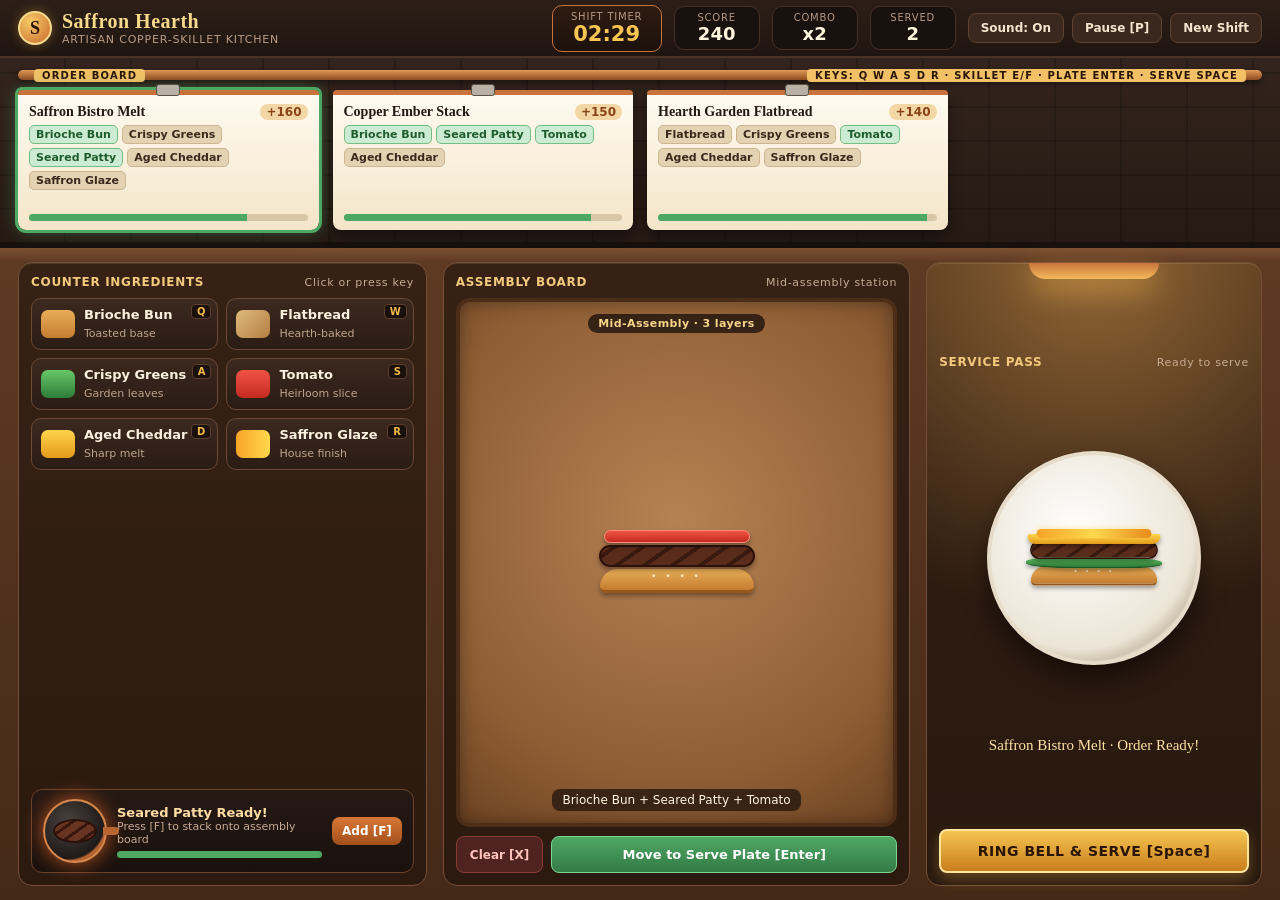
<file: game/index.html>
<!DOCTYPE html>
<html lang="en">
<head>
<meta charset="UTF-8">
<meta name="viewport" content="width=device-width,initial-scale=1.0">
<title>Saffron Hearth — Bistro Kitchen</title>
<style>
:root{--bg:#1c1512;--wall:#2b201a;--tile:#352720;--wood:#6b442a;--wood2:#4d2f1c;--copper:#c9733c;--gold:#f0b849;--cream:#faf1df;--ink:#231812;--green:#4ea864;--red:#d94b43;--panel:#251b16}
*{box-sizing:border-box;margin:0;padding:0;user-select:none}
body{background:var(--bg);color:var(--cream);font-family:system-ui,-apple-system,Segoe UI,sans-serif;height:100vh;overflow:hidden;display:flex;flex-direction:column}
header{height:58px;background:linear-gradient(180deg,#2d1f18,#1f1510);border-bottom:2px solid #4a3326;display:flex;align-items:center;justify-content:space-between;padding:0 18px;gap:14px;flex-shrink:0}
.brand{display:flex;align-items:center;gap:10px}
.brand-mark{width:34px;height:34px;border-radius:50%;background:radial-gradient(circle at 35% 30%,#f7cb67,#c9692c);border:2px solid #f7d98c;display:grid;place-items:center;font-weight:900;color:#2b1608;font-family:Georgia,serif;font-size:18px;box-shadow:0 0 12px rgba(240,184,73,.35)}
.brand h1{font-family:Georgia,serif;font-size:20px;letter-spacing:.5px;color:#f7d98c}
.brand small{display:block;font-size:11px;color:#b99d88;letter-spacing:.8px;text-transform:uppercase}
.hud{display:flex;align-items:center;gap:12px}
.stat{background:#18110e;border:1px solid #463125;border-radius:10px;padding:5px 12px;text-align:center;min-width:86px}
.stat label{display:block;font-size:10px;text-transform:uppercase;letter-spacing:.8px;color:#b49884}
.stat strong{font-size:18px;font-variant-numeric:tabular-nums;color:#fff4dc}
.timer-box{border-color:#c9733c;background:linear-gradient(180deg,#2f1c12,#1c110c);min-width:110px}
.timer-box strong{color:#f7c552;font-size:21px}
.timer-box.low strong{color:#ff6b63;animation:pulse .7s infinite}
.hud-btns{display:flex;gap:8px}
button{font:inherit;cursor:pointer;border:none;border-radius:8px;transition:transform .08s,filter .12s}
button:active{transform:scale(.96)}
.btn-top{background:#3a281e;color:#f5e4cd;border:1px solid #5e4232;padding:7px 12px;font-size:12px;font-weight:600}
.btn-top:hover{filter:brightness(1.15)}
main{flex:1;display:grid;grid-template-rows:190px 1fr;min-height:0}
.backsplash{position:relative;background:repeating-linear-gradient(90deg,transparent 0 64px,rgba(0,0,0,.18) 64px 66px),repeating-linear-gradient(0deg,transparent 0 32px,rgba(0,0,0,.18) 32px 34px),linear-gradient(180deg,#33241d,#261a14);border-bottom:6px solid #18100c;padding:12px 18px;display:flex;flex-direction:column;gap:8px}
.rail{height:10px;background:linear-gradient(180deg,#e09a58,#8f4a20);border-radius:5px;box-shadow:0 3px 6px rgba(0,0,0,.45);display:flex;align-items:center;justify-content:space-between;padding:0 16px}
.rail-tag{font-size:10px;font-weight:800;letter-spacing:1.2px;text-transform:uppercase;color:#2b1508;background:#f2c166;padding:1px 8px;border-radius:4px}
.orders{display:grid;grid-template-columns:repeat(4,1fr);gap:14px;flex:1;min-height:0;padding-top:2px}
.ticket{background:linear-gradient(180deg,#fffaf0,#f3e5c8);color:var(--ink);border-radius:4px 4px 8px 8px;padding:9px 11px;box-shadow:0 6px 14px rgba(0,0,0,.42);display:flex;flex-direction:column;justify-content:space-between;position:relative;border-top:5px solid #c9733c}
.ticket.matched{outline:3px solid var(--green);box-shadow:0 0 18px rgba(78,168,100,.55)}
.ticket::before{content:"";position:absolute;top:-11px;left:50%;transform:translateX(-50%);width:22px;height:10px;background:#b9b1a5;border:1px solid #595248;border-radius:3px}
.t-head{display:flex;justify-content:space-between;align-items:baseline;gap:6px}
.t-head h3{font-family:Georgia,serif;font-size:14px;line-height:1.1}
.t-price{font-size:12px;font-weight:800;color:#8a4318;background:#f2d7a4;padding:1px 6px;border-radius:10px}
.t-list{display:flex;flex-wrap:wrap;gap:4px;margin:5px 0}
.chip{font-size:11px;font-weight:700;padding:2px 6px;border-radius:5px;background:#e4d3b3;color:#3b291d;border:1px solid #cbb48e}
.chip.done{background:#ccebd3;color:#1d5c2d;border-color:#74bd85}
.bar{height:7px;background:#d8c7a7;border-radius:4px;overflow:hidden}
.bar>i{display:block;height:100%;background:var(--green);transition:width .2s linear}
.bar>i.warn{background:#e69b2e}
.bar>i.crit{background:var(--red)}
.counter{background:linear-gradient(180deg,#7c5033 0,#5e3a23 14px,#452918 100%);padding:14px 18px;display:grid;grid-template-columns:1.12fr 1.28fr .92fr;gap:16px;min-height:0}
.station{background:rgba(24,15,10,.56);border:1px solid #754e35;border-radius:14px;padding:12px;display:flex;flex-direction:column;min-height:0;position:relative;box-shadow:inset 0 1px 0 rgba(255,230,190,.12)}
.st-title{display:flex;justify-content:space-between;align-items:center;margin-bottom:9px;font-size:12px;font-weight:700;letter-spacing:.7px;text-transform:uppercase;color:#f2c97d}
.st-title span{font-size:11px;color:#c7ac95;font-weight:500;text-transform:none}
.bins{display:grid;grid-template-columns:repeat(2,1fr);gap:8px;flex:1;align-content:start}
.bin{background:linear-gradient(180deg,#3c291f,#2a1c15);border:1px solid #6b4935;border-radius:10px;padding:8px 9px;color:var(--cream);display:flex;align-items:center;gap:9px;text-align:left;position:relative}
.bin:hover{border-color:#f0b849;background:linear-gradient(180deg,#4a3326,#322118)}
.key{position:absolute;top:5px;right:6px;font-size:10px;font-weight:800;background:#1a110c;color:#f0b849;border:1px solid #5c3f2e;border-radius:4px;padding:1px 5px}
.icon{width:34px;height:28px;border-radius:7px;flex-shrink:0;position:relative;display:grid;place-items:center}
.bin-info b{display:block;font-size:13px}
.bin-info small{font-size:11px;color:#bea38d}
.skillet-box{margin-top:8px;background:linear-gradient(180deg,#251914,#1a110d);border:1px solid #6b422a;border-radius:11px;padding:9px 11px;display:flex;align-items:center;justify-content:space-between;gap:10px}
.pan{width:64px;height:64px;border-radius:50%;background:radial-gradient(circle at 38% 35%,#4a433f,#1e1a18 68%,#b86532 72%,#783a16 100%);border:2px solid #d9884c;position:relative;display:grid;place-items:center;cursor:pointer;flex-shrink:0;box-shadow:0 0 14px rgba(230,104,36,.3)}
.pan.hot{box-shadow:0 0 20px rgba(255,112,38,.7)}
.pan::after{content:"";position:absolute;right:-14px;width:16px;height:8px;background:#b86532;border-radius:0 4px 4px 0}
.sk-meta{flex:1}
.sk-meta b{font-size:13px;color:#ffdca3;display:block}
.sk-meta small{font-size:11px;color:#c7ab95;display:block;margin-bottom:5px}
.sk-btn{background:linear-gradient(180deg,#d87836,#a44f1c);color:#fff;font-size:12px;font-weight:700;padding:7px 10px}
.board-wrap{flex:1;display:flex;flex-direction:column;align-items:center;justify-content:space-between;background:radial-gradient(circle at 50% 42%,#b68253,#8e5d34 70%,#6e4423);border:4px solid #4c2d17;border-radius:14px;padding:12px;position:relative;box-shadow:inset 0 0 18px rgba(0,0,0,.35)}
.board-badge{background:rgba(28,17,11,.78);color:#f7d58b;font-size:11px;font-weight:700;padding:3px 10px;border-radius:12px;letter-spacing:.4px}
.dish-stage{flex:1;width:100%;display:flex;flex-direction:column-reverse;align-items:center;justify-content:center;gap:2px;min-height:140px}
.layer{width:154px;border-radius:12px;position:relative;box-shadow:0 3px 5px rgba(0,0,0,.35);animation:drop .16s ease-out}
.l-bun{height:24px;background:linear-gradient(180deg,#e9ae58,#c47d2f);border-radius:26px 26px 9px 9px;border-bottom:3px solid #96571b}
.l-bun::after{content:"•  •   •  •";position:absolute;top:2px;left:0;right:0;text-align:center;color:#fff3cf;font-size:9px;letter-spacing:3px}
.l-flatbread{height:16px;width:170px;background:repeating-radial-gradient(circle at 25% 50%,#c99757 0 10px,#dfba7c 10px 22px);border:2px solid #9e6b32;border-radius:14px}
.l-greens{height:15px;width:166px;background:linear-gradient(180deg,#68c768,#2d7d38);border-radius:40% 50% 35% 45%;border-bottom:2px solid #1e5725}
.l-seared{height:22px;width:156px;background:repeating-linear-gradient(-35deg,#5a2c1c 0 12px,#3a190e 12px 16px);border:2px solid #2b1109;border-radius:11px}
.l-tomato{height:13px;width:146px;background:linear-gradient(180deg,#f05344,#c42b1f);border-radius:8px;border:1px solid #ff8c7d}
.l-cheddar{height:12px;width:162px;background:linear-gradient(180deg,#ffd44d,#e39a19);border-radius:4px 4px 12px 12px;transform:skewX(-6deg)}
.l-sauce{height:11px;width:140px;background:linear-gradient(90deg,#f7a428,#ffd84d,#e68a1c);border-radius:20px;box-shadow:0 0 8px rgba(255,204,64,.55)}
.l-raw{height:20px;width:44px;border-radius:50%;background:radial-gradient(circle at 35% 35%,#e0776b,#9e342c);border:2px solid #6b1d17}
.l-cooked{height:24px;width:44px;border-radius:50%;background:repeating-linear-gradient(-35deg,#693421 0 7px,#38170d 7px 10px);border:2px solid #291008}
.l-burnt{height:24px;width:44px;border-radius:50%;background:#1b1817;border:2px solid #4d4542}
.board-tags{font-size:12px;color:#fff4dc;background:rgba(28,17,11,.72);padding:4px 10px;border-radius:8px;max-width:100%;text-align:center}
.actions{display:flex;gap:8px;margin-top:9px}
.btn-plate{flex:1;background:linear-gradient(180deg,#4ea864,#337a45);color:#fff;font-weight:800;padding:10px;font-size:13px;border:1px solid #7cd491}
.btn-trash{background:#4f2420;color:#ffc4be;border:1px solid #8a3d36;font-weight:700;padding:10px 13px;font-size:12px}
.pass{align-items:center;justify-content:space-between;background:radial-gradient(circle at 50% 0,rgba(255,196,92,.32),rgba(24,15,10,.65) 56%)}
.lamp{width:130px;height:16px;border-radius:0 0 24px 24px;background:linear-gradient(180deg,#c9733c,#f5b95b);box-shadow:0 10px 28px rgba(255,190,82,.55);margin:-12px auto 4px}
.plate{width:214px;height:214px;border-radius:50%;background:radial-gradient(circle at 42% 38%,#ffffff,#ece5d7 66%,#cfc4b0 74%,#f8f4ec 78%,#d4c9b5 100%);border:4px solid #e6dcc9;box-shadow:0 12px 24px rgba(0,0,0,.5);display:flex;flex-direction:column-reverse;align-items:center;justify-content:center;padding:16px;position:relative}
.plate .layer{transform:scale(.82);margin:-3px 0}
.plate-empty{color:#8c7d6b;font-size:12px;font-weight:700;text-align:center;padding:14px}
.plate-label{font-family:Georgia,serif;font-size:15px;color:#ffe2a6;text-align:center;min-height:20px}
.bell-btn{width:100%;background:linear-gradient(180deg,#f5c451,#c97e1c);color:#2b1605;font-weight:900;font-size:14px;letter-spacing:.5px;padding:12px;border:2px solid #ffe49c;box-shadow:0 6px 14px rgba(240,184,73,.3)}
.bell-btn:disabled{opacity:.45;cursor:not-allowed;box-shadow:none}
.toast{position:fixed;bottom:14px;left:50%;transform:translateX(-50%);background:#1c120d;border:1px solid #c9733c;color:#ffdf9e;padding:7px 16px;border-radius:20px;font-size:13px;font-weight:600;box-shadow:0 8px 20px rgba(0,0,0,.5);opacity:0;pointer-events:none;transition:opacity .2s}
.toast.show{opacity:1}
.modal{position:fixed;inset:0;background:rgba(12,8,6,.82);display:none;place-items:center;z-index:20}
.modal.open{display:grid}
.card{background:linear-gradient(180deg,#302119,#1e1510);border:2px solid #c9733c;border-radius:16px;padding:24px 28px;width:400px;text-align:center;box-shadow:0 20px 44px rgba(0,0,0,.65)}
.card h2{font-family:Georgia,serif;color:#f7d58b;font-size:26px;margin-bottom:6px}
.card p{color:#cbb29e;font-size:13px;margin-bottom:16px}
.summary{display:grid;grid-template-columns:repeat(2,1fr);gap:10px;margin-bottom:18px}
.summary div{background:#160f0c;border:1px solid #4d3527;border-radius:10px;padding:10px}
.summary small{display:block;font-size:11px;color:#b49884}
.summary b{font-size:22px;color:#fff3d6}
@keyframes drop{from{opacity:0;transform:translateY(-12px) scale(1.06)}to{opacity:1;transform:none}}
@keyframes pulse{50%{opacity:.55}}
</style>
</head>
<body>
<header>
  <div class="brand">
    <div class="brand-mark">S</div>
    <div><h1>Saffron Hearth</h1><small>Artisan Copper-Skillet Kitchen</small></div>
  </div>
  <div class="hud">
    <div class="stat timer-box" id="timerBox"><label>Shift Timer</label><strong id="timerVal">02:30</strong></div>
    <div class="stat"><label>Score</label><strong id="scoreVal">240</strong></div>
    <div class="stat"><label>Combo</label><strong id="comboVal">x2</strong></div>
    <div class="stat"><label>Served</label><strong id="servedVal">2</strong></div>
    <div class="hud-btns">
      <button class="btn-top" id="soundBtn">Sound: On</button>
      <button class="btn-top" id="pauseBtn">Pause [P]</button>
      <button class="btn-top" id="resetBtn">New Shift</button>
    </div>
  </div>
</header>
<main>
  <section class="backsplash">
    <div class="rail">
      <span class="rail-tag">Order Board</span>
      <span class="rail-tag">Keys: Q W A S D R · Skillet E/F · Plate Enter · Serve Space</span>
    </div>
    <div class="orders" id="ordersEl"></div>
  </section>
  <section class="counter">
    <div class="station">
      <div class="st-title">Counter Ingredients <span>Click or press key</span></div>
      <div class="bins" id="binsEl"></div>
      <div class="skillet-box">
        <div class="pan" id="panEl" title="Copper Skillet [E/F]"></div>
        <div class="sk-meta">
          <b id="skTitle">Copper Skillet — Sizzling</b>
          <small id="skSub">Press [E] to drop patty, [F] to add seared patty</small>
          <div class="bar"><i id="skBar" style="width:76%"></i></div>
        </div>
        <button class="sk-btn" id="skBtn">Add [F]</button>
      </div>
    </div>
    <div class="station">
      <div class="st-title">Assembly Board <span>Mid-assembly station</span></div>
      <div class="board-wrap">
        <div class="board-badge" id="boardHint">Mid-Assembly · Building Order</div>
        <div class="dish-stage" id="boardStage"></div>
        <div class="board-tags" id="boardTags"></div>
      </div>
      <div class="actions">
        <button class="btn-trash" id="trashBtn">Clear [X]</button>
        <button class="btn-plate" id="plateBtn">Move to Serve Plate [Enter]</button>
      </div>
    </div>
    <div class="station pass">
      <div class="lamp"></div>
      <div class="st-title" style="width:100%">Service Pass <span>Ready to serve</span></div>
      <div class="plate" id="plateEl"></div>
      <div class="plate-label" id="plateLabel"></div>
      <button class="bell-btn" id="serveBtn">RING BELL &amp; SERVE [Space]</button>
    </div>
  </section>
</main>
<div class="toast" id="toastEl"></div>
<div class="modal" id="modalEl">
  <div class="card">
    <h2>Shift Complete!</h2>
    <p>The dinner rush is wrapped at Saffron Hearth.</p>
    <div class="summary">
      <div><small>Final Score</small><b id="mScore">0</b></div>
      <div><small>Dishes Served</small><b id="mServed">0</b></div>
      <div><small>Best Combo</small><b id="mCombo">x1</b></div>
      <div><small>Orders Missed</small><b id="mMissed">0</b></div>
    </div>
    <button class="bell-btn" id="againBtn">Start Fresh Shift</button>
  </div>
</div>
<script>
const ING = {
  bun:{name:"Brioche Bun",key:"Q",cls:"l-bun",swatch:"linear-gradient(180deg,#e9ae58,#c47d2f)",sub:"Toasted base"},
  flatbread:{name:"Flatbread",key:"W",cls:"l-flatbread",swatch:"linear-gradient(135deg,#dfba7c,#b47e42)",sub:"Hearth-baked"},
  greens:{name:"Crispy Greens",key:"A",cls:"l-greens",swatch:"linear-gradient(180deg,#68c768,#2d7d38)",sub:"Garden leaves"},
  tomato:{name:"Tomato",key:"S",cls:"l-tomato",swatch:"linear-gradient(180deg,#f05344,#c42b1f)",sub:"Heirloom slice"},
  cheddar:{name:"Aged Cheddar",key:"D",cls:"l-cheddar",swatch:"linear-gradient(180deg,#ffd44d,#e39a19)",sub:"Sharp melt"},
  sauce:{name:"Saffron Glaze",key:"R",cls:"l-sauce",swatch:"linear-gradient(90deg,#f7a428,#ffd84d)",sub:"House finish"},
  seared:{name:"Seared Patty",key:"F",cls:"l-seared",swatch:"#5a2c1c",sub:"From skillet"}
};
const RECIPES = [
  {name:"Saffron Bistro Melt",pts:160,items:["bun","greens","seared","cheddar","sauce"]},
  {name:"Copper Ember Stack",pts:150,items:["bun","seared","tomato","cheddar"]},
  {name:"Hearth Garden Flatbread",pts:140,items:["flatbread","greens","tomato","cheddar","sauce"]},
  {name:"Golden Skillet Wrap",pts:155,items:["flatbread","seared","greens","sauce"]},
  {name:"Double Hearth Burger",pts:190,items:["bun","seared","cheddar","seared","sauce"]}
];
const $ = id => document.getElementById(id);
let S, ac, soundOn = true, toastT;
function beep(freq, dur, type="triangle", vol=.08){
  if(!soundOn) return;
  try{
    ac = ac || new (window.AudioContext||window.webkitAudioContext)();
    if(ac.state==="suspended") ac.resume();
    const o=ac.createOscillator(), g=ac.createGain();
    o.type=type; o.frequency.value=freq; g.gain.value=vol;
    g.gain.exponentialRampToValueAtTime(.001, ac.currentTime+dur);
    o.connect(g); g.connect(ac.destination); o.start(); o.stop(ac.currentTime+dur);
  }catch(_){}
}
function toast(msg){
  const t=$("toastEl"); t.textContent=msg; t.classList.add("show");
  clearTimeout(toastT); toastT=setTimeout(()=>t.classList.remove("show"),1800);
}
const sig = arr => [...arr].sort().join("|");
function matchRecipe(items){
  const k = sig(items);
  return RECIPES.find(r => sig(r.items) === k) || null;
}
function mkOrder(rIdx, ttl=58, maxTtl=65){
  const r = RECIPES[rIdx % RECIPES.length];
  return {id:++S.oid, recipe:r, ttl, maxTtl};
}
function initState(){
  S = {
    oid:100, time:150, score:240, combo:2, bestCombo:2, served:2, missed:0, paused:false, over:false,
    spawnCd:14,
    orders:[],
    board:["bun","seared","tomato"],
    plate:["bun","greens","seared","cheddar","sauce"],
    skillet:{state:"cooking", prog:76, hold:0}
  };
  S.orders = [mkOrder(0,52,65), mkOrder(1,59,65), mkOrder(2,64,65)];
  $("modalEl").classList.remove("open");
  $("pauseBtn").textContent = "Pause [P]";
  renderAll();
}
function addIngredient(id){
  if(S.paused || S.over) return;
  if(S.board.length >= 6){ toast("Board is full — Plate [Enter] or Clear [X]"); beep(180,.12,"sawtooth"); return; }
  S.board.push(id); beep(420 + S.board.length*45, .07); renderBoard(); renderOrders();
}
function skilletAction(forceDrop=false){
  if(S.paused || S.over) return;
  const sk = S.skillet;
  if(sk.state==="empty"){
    sk.state="cooking"; sk.prog=0; sk.hold=0; beep(220,.1,"sawtooth",.05); toast("Patty sizzling on copper skillet");
  } else if(sk.state==="ready" && !forceDrop){
    if(S.board.length >= 6){ toast("Assembly board full!"); return; }
    S.board.push("seared"); sk.state="empty"; sk.prog=0; sk.hold=0; beep(580,.09); toast("Added Seared Patty to assembly board");
    renderBoard(); renderOrders();
  } else if(sk.state==="burnt"){
    sk.state="empty"; sk.prog=0; sk.hold=0; beep(150,.12,"sawtooth"); toast("Cleared charred patty from skillet");
  } else if(sk.state==="cooking"){
    toast("Still searing… wait for the golden glow!"); beep(260,.06);
  }
  renderSkillet();
}
function plateDish(){
  if(S.paused || S.over) return;
  if(!S.board.length){ toast("Stack ingredients on the board first"); return; }
  if(S.plate.length){ toast("Serve the plated dish [Space] first!"); beep(200,.1,"sawtooth"); return; }
  S.plate = [...S.board]; S.board = [];
  beep(520,.08); setTimeout(()=>beep(660,.1),70);
  const rec = matchRecipe(S.plate);
  toast(rec ? `${rec.name} plated — hit Space to serve!` : "Custom dish plated — check the order tickets!");
  renderAll();
}
function servePlate(){
  if(S.paused || S.over || !S.plate.length) return;
  const pSig = sig(S.plate);
  const idx = S.orders.findIndex(o => sig(o.recipe.items) === pSig);
  if(idx >= 0){
    const o = S.orders.splice(idx,1)[0];
    const bonus = Math.round(o.ttl * 1.2) + S.combo * 20;
    const gain = o.recipe.pts + bonus;
    S.score += gain; S.served++; S.combo++; S.bestCombo = Math.max(S.bestCombo, S.combo);
    S.plate = [];
    beep(880,.14,"sine",.1); setTimeout(()=>beep(1175,.2,"sine",.09),90);
    toast(`Served ${o.recipe.name}! +${gain} pts (Combo x${S.combo})`);
    if(S.orders.length < 3) S.orders.push(mkOrder(Math.floor(Math.random()*RECIPES.length), 62, 65));
  } else {
    S.combo = 1; S.plate = []; S.score = Math.max(0, S.score - 25);
    beep(160,.22,"sawtooth",.09);
    toast("No matching ticket! Dish discarded (-25 pts)");
  }
  renderAll();
}
function clearBoard(){
  if(S.paused || S.over || !S.board.length) return;
  S.board = []; beep(210,.09,"triangle"); toast("Assembly board cleared"); renderBoard(); renderOrders();
}
function renderBins(){
  const keys = ["bun","flatbread","greens","tomato","cheddar","sauce"];
  $("binsEl").innerHTML = keys.map(k => {
    const g = ING[k];
    return `<button class="bin" data-ing="${k}"><span class="key">${g.key}</span><span class="icon" style="background:${g.swatch}"></span><span class="bin-info"><b>${g.name}</b><small>${g.sub}</small></span></button>`;
  }).join("");
  $("binsEl").querySelectorAll(".bin").forEach(b => b.onclick = () => addIngredient(b.dataset.ing));
}
function renderOrders(){
  const pSig = S.plate.length ? sig(S.plate) : "";
  const bCounts = {}; S.board.forEach(x => bCounts[x]=(bCounts[x]||0)+1);
  $("ordersEl").innerHTML = S.orders.map(o => {
    const pct = Math.max(0, Math.min(100, (o.ttl / o.maxTtl)*100));
    const barCls = pct < 25 ? "crit" : pct < 50 ? "warn" : "";
    const matched = pSig && pSig === sig(o.recipe.items);
    const used = {...bCounts};
    const chips = o.recipe.items.map(it => {
      const has = used[it] > 0; if(has) used[it]--;
      return `<span class="chip ${has?"done":""}">${ING[it].name}</span>`;
    }).join("");
    return `<article class="ticket ${matched?"matched":""}">
      <div><div class="t-head"><h3>${o.recipe.name}</h3><span class="t-price">+${o.recipe.pts}</span></div>
      <div class="t-list">${chips}</div></div>
      <div><div class="bar"><i class="${barCls}" style="width:${pct.toFixed(1)}%"></i></div></div>
    </article>`;
  }).join("");
}
function renderBoard(){
  const stage = $("boardStage");
  if(!S.board.length){
    stage.innerHTML = `<div style="color:#fff0d4;opacity:.75;font-size:13px;font-weight:600">Select counter ingredients to assemble a dish</div>`;
    $("boardTags").textContent = "Empty butcher block";
    $("boardHint").textContent = "Ready for Prep";
  } else {
    stage.innerHTML = S.board.map(id => `<div class="layer ${ING[id].cls}" title="${ING[id].name}"></div>`).join("");
    $("boardTags").textContent = S.board.map(id => ING[id].name).join(" + ");
    const rec = matchRecipe(S.board);
    $("boardHint").textContent = rec ? `Complete: ${rec.name} — Press Enter` : `Mid-Assembly · ${S.board.length} layer${S.board.length>1?"s":""}`;
  }
}
function renderPlate(){
  const p = $("plateEl");
  if(!S.plate.length){
    p.innerHTML = `<div class="plate-empty">No plated dish yet.<br>Press [Enter] when ready.</div>`;
    $("plateLabel").textContent = "Waiting at the pass";
    $("serveBtn").disabled = true;
  } else {
    p.innerHTML = S.plate.map(id => `<div class="layer ${ING[id].cls}"></div>`).join("");
    const rec = matchRecipe(S.plate);
    const matchesOrder = S.orders.some(o => sig(o.recipe.items) === sig(S.plate));
    $("plateLabel").textContent = rec ? `${rec.name}${matchesOrder?" · Order Ready!":""}` : "Unmatched Assembly";
    $("serveBtn").disabled = false;
  }
}
function renderSkillet(){
  const sk = S.skillet, pan = $("panEl"), bar = $("skBar"), btn = $("skBtn");
  pan.className = "pan" + (sk.state==="cooking"||sk.state==="ready" ? " hot" : "");
  if(sk.state==="empty"){
    pan.innerHTML = ""; $("skTitle").textContent = "Copper Skillet — Ready";
    $("skSub").textContent = "Press [E] or click pan to sear a patty";
    bar.style.width = "0%"; bar.className = ""; btn.textContent = "Sear [E]";
  } else if(sk.state==="cooking"){
    pan.innerHTML = `<div class="l-raw"></div>`; $("skTitle").textContent = "Copper Skillet — Sizzling";
    $("skSub").textContent = `Searing patty… ${Math.round(sk.prog)}%`;
    bar.style.width = sk.prog + "%"; bar.className = "warn"; btn.textContent = "Searing…";
  } else if(sk.state==="ready"){
    pan.innerHTML = `<div class="l-cooked"></div>`; $("skTitle").textContent = "Seared Patty Ready!";
    $("skSub").textContent = "Press [F] to stack onto assembly board";
    bar.style.width = "100%"; bar.className = ""; btn.textContent = "Add [F]";
  } else {
    pan.innerHTML = `<div class="l-burnt"></div>`; $("skTitle").textContent = "Patty Charred!";
    $("skSub").textContent = "Click skillet or press [F] to clear";
    bar.style.width = "100%"; bar.className = "crit"; btn.textContent = "Clear [F]";
  }
}
function renderHud(){
  const m = String(Math.floor(S.time/60)).padStart(2,"0");
  const s = String(Math.ceil(S.time%60)%60).padStart(2,"0");
  $("timerVal").textContent = `${S.time<=0?"00":m}:${S.time<=0?"00":s}`;
  $("timerBox").classList.toggle("low", S.time <= 25 && S.time > 0);
  $("scoreVal").textContent = S.score;
  $("comboVal").textContent = "x" + S.combo;
  $("servedVal").textContent = S.served;
}
function renderAll(){ renderHud(); renderOrders(); renderBoard(); renderPlate(); renderSkillet(); }
let lastT = performance.now();
function tick(now){
  const dt = Math.min(.2, (now - lastT)/1000); lastT = now;
  if(!S.paused && !S.over){
    S.time = Math.max(0, S.time - dt);
    if(S.skillet.state==="cooking"){
      S.skillet.prog += dt * 42;
      if(S.skillet.prog >= 100){ S.skillet.prog = 100; S.skillet.state = "ready"; beep(740,.08); }
    } else if(S.skillet.state==="ready"){
      S.skillet.hold += dt;
      if(S.skillet.hold >= 12){ S.skillet.state = "burnt"; beep(140,.2,"sawtooth"); toast("Skillet patty burned!"); }
    }
    S.orders.forEach(o => o.ttl -= dt);
    const expired = S.orders.filter(o => o.ttl <= 0);
    if(expired.length){
      S.orders = S.orders.filter(o => o.ttl > 0);
      S.missed += expired.length; S.combo = 1;
      toast("An order timed out!"); beep(170,.2,"sawtooth");
    }
    S.spawnCd -= dt;
    if((S.spawnCd <= 0 && S.orders.length < 4) || S.orders.length < 2){
      S.orders.push(mkOrder(Math.floor(Math.random()*RECIPES.length), 62, 65));
      S.spawnCd = 15;
    }
    if(S.time <= 0){
      S.over = true;
      $("mScore").textContent = S.score; $("mServed").textContent = S.served;
      $("mCombo").textContent = "x" + S.bestCombo; $("mMissed").textContent = S.missed;
      $("modalEl").classList.add("open");
      beep(660,.15); setTimeout(()=>beep(880,.25),140);
    }
    renderHud(); renderOrders(); renderSkillet();
  }
  requestAnimationFrame(tick);
}
$("panEl").onclick = () => skilletAction(false);
$("skBtn").onclick = () => skilletAction(false);
$("plateBtn").onclick = plateDish;
$("trashBtn").onclick = clearBoard;
$("serveBtn").onclick = servePlate;
$("againBtn").onclick = initState;
$("resetBtn").onclick = initState;
$("soundBtn").onclick = () => { soundOn = !soundOn; $("soundBtn").textContent = `Sound: ${soundOn?"On":"Off"}`; };
$("pauseBtn").onclick = () => {
  if(S.over) return;
  S.paused = !S.paused; $("pauseBtn").textContent = S.paused ? "Resume [P]" : "Pause [P]";
  toast(S.paused ? "Shift Paused" : "Shift Resumed");
};
window.addEventListener("keydown", e => {
  const k = e.key.toLowerCase();
  const map = {q:"bun",w:"flatbread",a:"greens",s:"tomato",d:"cheddar",r:"sauce"};
  if(map[k]){ addIngredient(map[k]); }
  else if(k==="e"){ skilletAction(true); }
  else if(k==="f"){ skilletAction(false); }
  else if(e.key==="Enter"){ e.preventDefault(); plateDish(); }
  else if(e.code==="Space"){ e.preventDefault(); servePlate(); }
  else if(k==="x"||e.key==="Backspace"){ clearBoard(); }
  else if(k==="p"){ $("pauseBtn").click(); }
});
renderBins();
initState();
requestAnimationFrame(tick);
</script>
</body>
</html>
</file>
